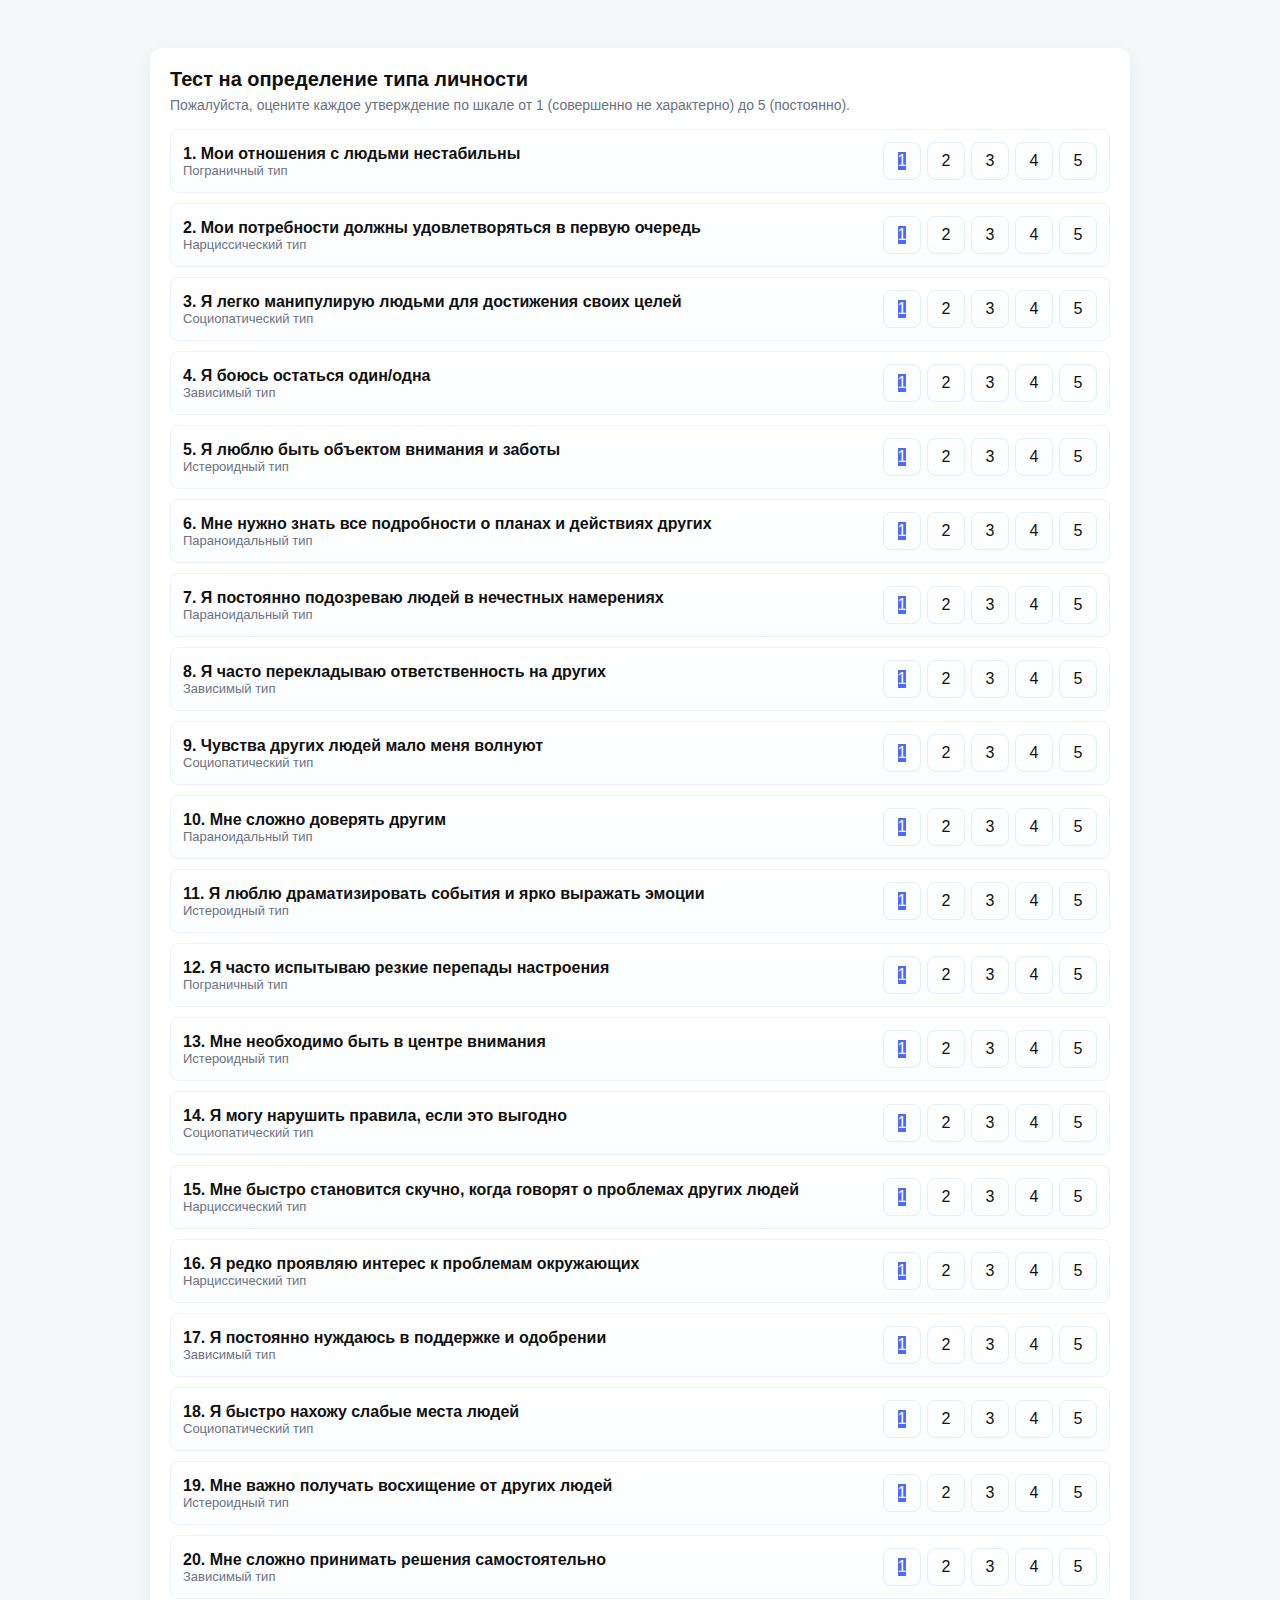
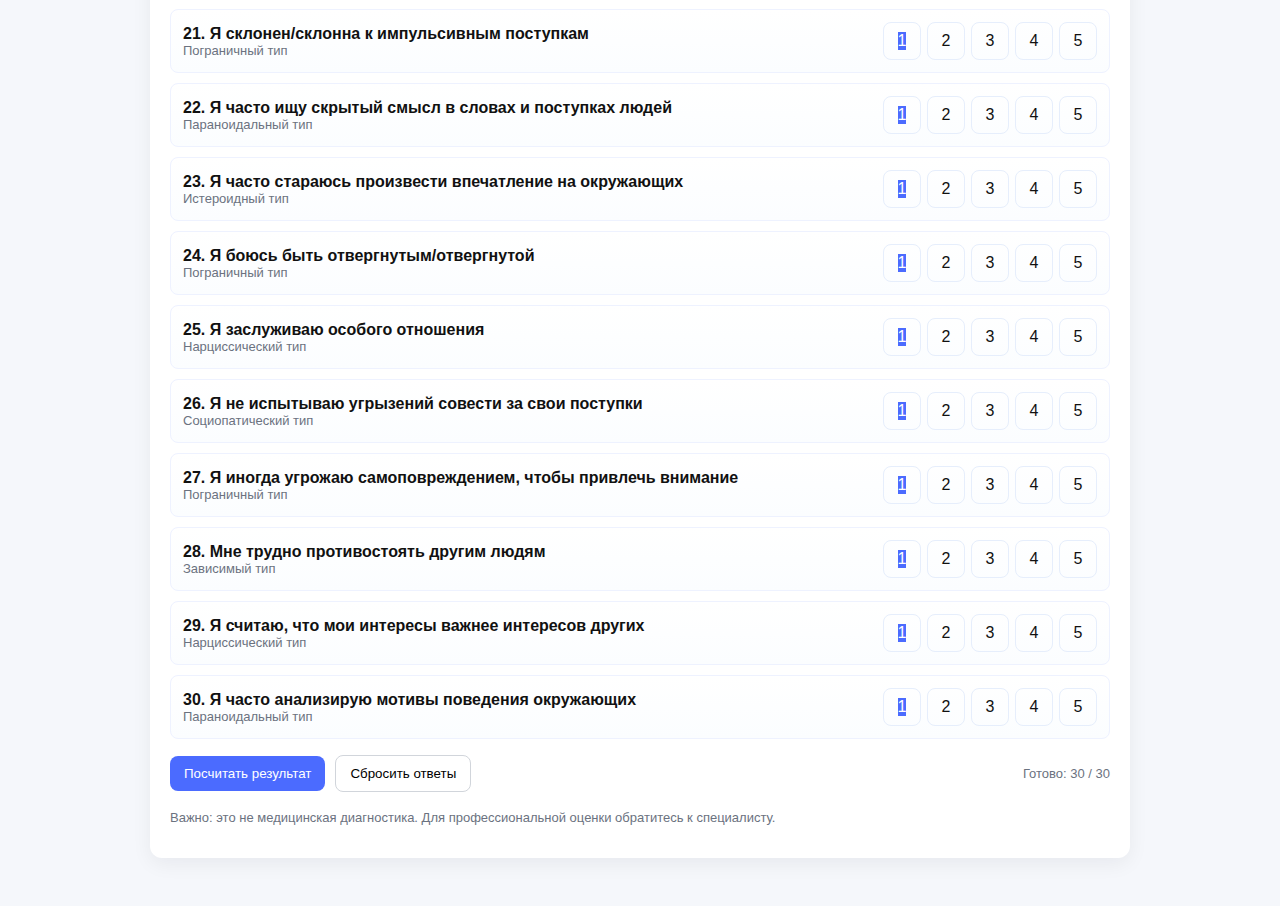
<file: test.html>
<!DOCTYPE html>
<html lang="ru">
<head>
  <meta charset="utf-8" />
  <meta name="viewport" content="width=device-width,initial-scale=1" />
  <title>Тест на определение типа личности</title>
  <style>
    :root{--bg:#f5f7fb;--card:#fff;--accent:#4b6bff;--muted:#6b7280}
    body{margin:0;font-family:Inter, Roboto, Helvetica, Arial, sans-serif;background:var(--bg);color:#111}
    .wrap{max-width:980px;margin:28px auto;padding:20px}
    .card{background:var(--card);border-radius:12px;padding:20px;box-shadow:0 6px 20px rgba(16,24,40,0.06)}
    h1{margin:0 0 6px;font-size:20px}
    p.lead{margin:0 0 16px;color:var(--muted);font-size:14px}
    .question{padding:12px;border-radius:8px;border:1px solid #eef2ff;background:linear-gradient(180deg,#fff, #fbfdff);display:flex;gap:12px;align-items:center;margin-bottom:10px}
    .q-text{flex:1}
    .radios{display:flex;gap:6px}
    .radios label{display:inline-flex;align-items:center;justify-content:center;width:36px;height:36px;border-radius:8px;border:1px solid #e6eefc;cursor:pointer}
    .radios input{display:none}
    .radios input:checked + span{background:var(--accent);color:white;border-color:var(--accent)}
    .controls{display:flex;gap:10px;align-items:center;margin-top:16px}
    button{border:0;padding:10px 14px;border-radius:8px;cursor:pointer}
    button.primary{background:var(--accent);color:white}
    button.ghost{background:transparent;border:1px solid #d1d5db}
    .results{margin-top:18px}
    .result-box{padding:14px;background:#f8fafc;border-radius:8px;border:1px solid #e6eefc}
    .scores{display:grid;grid-template-columns:1fr auto;gap:8px}
    .muted{color:var(--muted);font-size:13px}
    @media(max-width:720px){.radios{gap:4px}.radios label{width:32px;height:32px}}
  </style>
</head>
<body>
  <div class="wrap">
    <div class="card">
      <h1>Тест на определение типа личности</h1>
      <p class="lead">Пожалуйста, оцените каждое утверждение по шкале от 1 (совершенно не характерно) до 5 (постоянно).</p>

      <div id="questionsWrap" aria-live="polite"></div>

      <div class="controls">
        <button id="submitBtn" class="primary">Посчитать результат</button>
        <button id="resetBtn" class="ghost">Сбросить ответы</button>
        <div style="margin-left:auto" class="muted" id="progress">Готово: 0 / 30</div>
      </div>

      <div id="results" class="results" aria-live="polite"></div>

      <p class="muted" style="margin-top:12px">Важно: это не медицинская диагностика. Для профессиональной оценки обратитесь к специалисту.</p>
    </div>
  </div>

<script>
// Категории и вопросы
const categories = [
  { id: 'hysteroid', title: 'Истероидный тип', questions: [
      'Мне необходимо быть в центре внимания',
      'Я люблю драматизировать события и ярко выражать эмоции',
      'Я часто стараюсь произвести впечатление на окружающих',
      'Мне важно получать восхищение от других людей',
      'Я люблю быть объектом внимания и заботы'
  ]},
  { id: 'narcissistic', title: 'Нарциссический тип', questions: [
      'Я считаю, что мои интересы важнее интересов других',
      'Мне быстро становится скучно, когда говорят о проблемах других людей',
      'Я заслуживаю особого отношения',
      'Мои потребности должны удовлетворяться в первую очередь',
      'Я редко проявляю интерес к проблемам окружающих'
  ]},
  { id: 'dependent', title: 'Зависимый тип', questions: [
      'Мне сложно принимать решения самостоятельно',
      'Я постоянно нуждаюсь в поддержке и одобрении',
      'Я боюсь остаться один/одна',
      'Мне трудно противостоять другим людям',
      'Я часто перекладываю ответственность на других'
  ]},
  { id: 'paranoid', title: 'Параноидальный тип', questions: [
      'Я постоянно подозреваю людей в нечестных намерениях',
      'Мне сложно доверять другим',
      'Я часто анализирую мотивы поведения окружающих',
      'Мне нужно знать все подробности о планах и действиях других',
      'Я часто ищу скрытый смысл в словах и поступках людей'
  ]},
  { id: 'borderline', title: 'Пограничный тип', questions: [
      'Я часто испытываю резкие перепады настроения',
      'Я боюсь быть отвергнутым/отвергнутой',
      'Мои отношения с людьми нестабильны',
      'Я склонен/склонна к импульсивным поступкам',
      'Я иногда угрожаю самоповреждением, чтобы привлечь внимание'
  ]},
  { id: 'sociopathic', title: 'Социопатический тип', questions: [
      'Я легко манипулирую людьми для достижения своих целей',
      'Чувства других людей мало меня волнуют',
      'Я могу нарушить правила, если это выгодно',
      'Я быстро нахожу слабые места людей',
      'Я не испытываю угрызений совести за свои поступки'
  ]}
];

// Собираем все вопросы в массив с ссылкой на категорию и уникальным id
let all = [];
categories.forEach(cat => {
  cat.questions.forEach((q, idx) => {
    all.push({ id: `${cat.id}_${idx}`, catId: cat.id, catTitle: cat.title, text: q });
  });
});

// Fisher-Yates shuffle (надёжный метод)
function shuffle(array) {
  const a = array.slice();
  for (let i = a.length - 1; i > 0; i--) {
    const j = Math.floor(Math.random() * (i + 1));
    [a[i], a[j]] = [a[j], a[i]];
  }
  return a;
}

all = shuffle(all);

const questionsWrap = document.getElementById('questionsWrap');
const progressEl = document.getElementById('progress');

// Отрисовка вопросов: каждое с радио-группой 1..5. По умолчанию 1.
all.forEach((item, idx) => {
  const q = document.createElement('div');
  q.className = 'question';
  q.innerHTML = `
    <div class="q-text"><strong>${idx + 1}. ${escapeHtml(item.text)}</strong><div class="muted">${item.catTitle}</div></div>
    <div class="radios" role="radiogroup" aria-label="Оценка для вопроса ${idx + 1}">
      ${[1,2,3,4,5].map(v => `
        <label title="${v}">
          <input type="radio" name="q_${idx}" value="${v}" ${v===1? 'checked': ''}>
          <span>${v}</span>
        </label>
      `).join('')}
    </div>
  `;
  questionsWrap.appendChild(q);
});

// Экранирование текста на случай специальных символов
function escapeHtml(str){
  return String(str).replace(/[&<>"]/g, function(s){
    return ({'&':'&amp;','<':'&lt;','>':'&gt;','\"':'&quot;'})[s];
  });
}

// Обновление прогресса: считаем, сколько вопросов имеют выбранное значение (всегда будут иметь)
function updateProgress(){
  const total = all.length;
  // всегда заполнены (по умолчанию 1), но оставим подсчёт фактически выбранных
  const filled = Array.from(document.querySelectorAll('.radios')).length;
  progressEl.textContent = `Готово: ${filled} / ${total}`;
}
updateProgress();

// Подсчёт баллов
function calculateScores(){
  const scores = {};
  categories.forEach(c => scores[c.id] = 0);

  all.forEach((item, idx) => {
    const radios = document.getElementsByName(`q_${idx}`);
    let val = 1;
    for (const r of radios){ if (r.checked){ val = Number(r.value); break; } }
    scores[item.catId] += val;
  });
  return scores;
}

function interpret(id){
  const map = {
    hysteroid: 'Склонность к яркому самовыражению, потребность в внимании и внешнем одобрении.',
    narcissistic: 'Ориентация на собственные потребности и ожидание особого отношения.',
    dependent: 'Повышенная зависимость от чужого мнения, страх самостоятельности.',
    paranoid: 'Подозрительность, трудности с доверием к другим.',
    borderline: 'Эмоциональная нестабильность, импульсивность и страх отвержения.',
    sociopathic: 'Склонность к манипуляции и пренебрежение чувствами других.'
  };
  return map[id] || '';
}

// Отображение результатов
function showResults(){
  const scores = calculateScores();
  const max = Math.max(...Object.values(scores));
  const winners = Object.keys(scores).filter(k => scores[k] === max);

  const res = document.getElementById('results');
  let html = '<div class="result-box">';
  html += '<h3>Баллы по категориям:</h3><div class="scores">';
  categories.forEach(c => html += `<div>${c.title}</div><div><strong>${scores[c.id]}</strong></div>`);
  html += '</div>';

  html += '<hr style="margin:12px 0;border:none;border-top:1px solid #eef2ff">';
  if (winners.length === 1){
    const win = winners[0];
    const title = categories.find(c => c.id===win).title;
    html += `<h3>Преобладающий тип: <span style="color:var(--accent)">${title}</span></h3>`;
    html += `<p class="muted">${escapeHtml(interpret(win))}</p>`;
  } else {
    html += '<h3>Ничья между:</h3><ul>';
    winners.forEach(w => html += `<li>${categories.find(c=>c.id===w).title} — ${scores[w]} баллов</li>`);
    html += '</ul>';
    html += '<p class="muted">Если ничья, посмотрите на ответы: возможно, у вас смешанные черты нескольких типов.</p>';
  }
  html += '</div>';

  res.innerHTML = html;
  // прокрутка к результату на небольших экранах
  res.scrollIntoView({behavior: 'smooth', block: 'start'});
}

// События
document.getElementById('submitBtn').addEventListener('click', function(){
  showResults();
});

// Сброс: вернуть все радиокнопки к 1 и убрать результаты
document.getElementById('resetBtn').addEventListener('click', function(){
  document.querySelectorAll('.radios').forEach(group => {
    const inputs = group.querySelectorAll('input');
    inputs.forEach(inp => inp.checked = (inp.value === '1'));
  });
  document.getElementById('results').innerHTML = '';
  updateProgress();
});

// Обновляем прогресс если пользователь меняет что-то
document.addEventListener('change', function(ev){
  if (ev.target && ev.target.matches('.radios input')) updateProgress();
});

</script>
</body>
</html>
</file>
